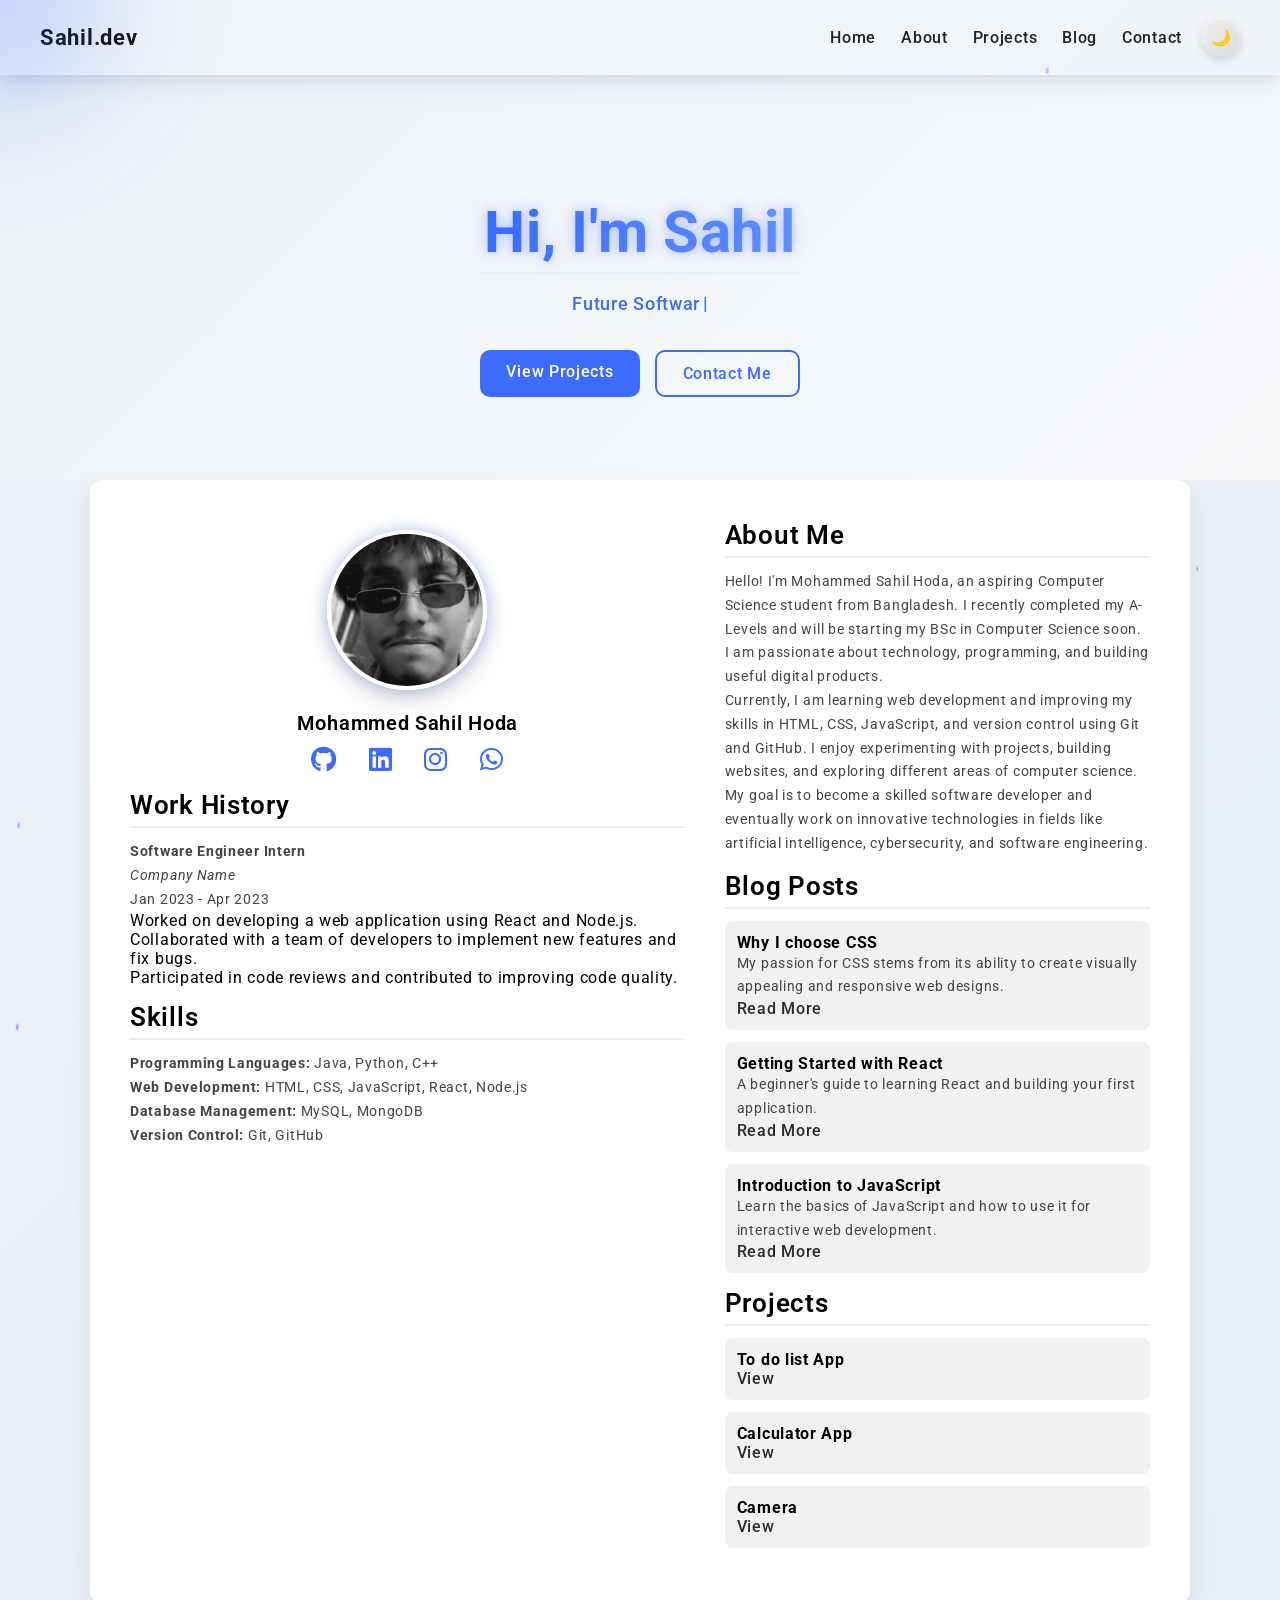
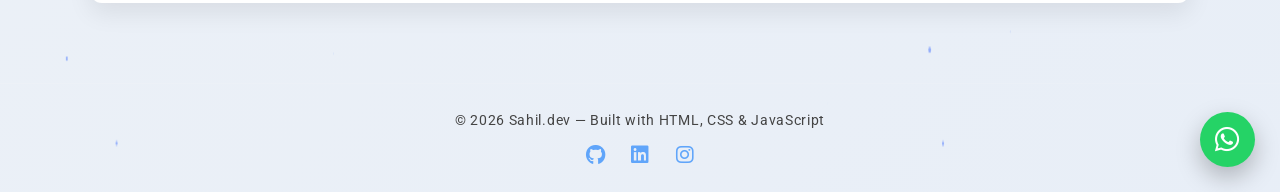
<file: index.html>
<!DOCTYPE html>
<html lang="en">
<head>
    <meta charset="UTF-8">
    <meta name="viewport" content="width=device-width, initial-scale=1.0">
    <title>Sahildev</title>
    <link rel="stylesheet" href="style.css">
    <link rel="preconnect" href="https://fonts.googleapis.com">
    <link rel="preconnect" href="https://fonts.gstatic.com" crossorigin>
    
    <link href="https://fonts.googleapis.com/css2?family=Open+Sans:ital,wght@0,300..800;1,300..800&family=Roboto:ital,wght@0,100..900;1,100..900&display=swap" rel="stylesheet">
    <link rel="icon" href="favicon.ico">
</head>
<body>
            <link rel="stylesheet" href="https://cdnjs.cloudflare.com/ajax/libs/font-awesome/6.5.0/css/all.min.css">
            <canvas id="particles"></canvas>
            <div id="scroll-progress"></div>
            <div class="cursor-glow"></div>
            <div id="intro-loader">
                <h1 class="intro-text">Sahil.dev</h1>
            </div>



            <nav class="navbar">

            <div class="logo">Sahil.dev</div>

            <div class="nav-right">

            <ul class="nav-links" id="nav-links">
            <li><a href="index.html">Home</a></li>
            <li><a href="about.html">About</a></li>
            <li><a href="projects.html">Projects</a></li>
            <li><a href="blog.html">Blog</a></li>
            <li><a href="contact.html">Contact</a></li>
            </ul>

            <div id="menu-toggle" class="menu-toggle">
            <span></span>
            <span></span>
            <span></span>
            </div>

            <button id="theme-toggle">🌙</button>

            </div>

        </nav>

    <section class="hero">
        <div class="hero-text">
            <h1>Hi, I'm Sahil</h1>
            <p><span id="typing"></span></p>
            <div class="hero-buttons">
                <a href="projects.html" class="btn">View Projects</a>
                <a href="contact.html" class="btn-outline">Contact Me</a>
            </div>
        </div>
    </section>



   <div class="page-wrapper">
        <div class="side1">
            <div class="wrapper">
                        <div class="profile-box">

                            <img class="profile-pic" src="Images/profile.jpeg" alt="">

                            <h3 class="profile-name">Mohammed Sahil Hoda</h3>
                            <div class="social-links">

                                    <a href="https://github.com/Sahil2007BD" target="_blank" class="icon">
                                    <i class="fa-brands fa-github"></i>
                                    <span class="tooltip">View my GitHub</span>
                                    </a>

                                    <a href="https://www.linkedin.com/in/mohammad-sahil-6b8b7b240/" target="_blank" class="icon">
                                    <i class="fa-brands fa-linkedin"></i>
                                    <span class="tooltip">Connect on LinkedIn</span>
                                    </a>

                                    <a href="https://www.instagram.com/sahil.zze/" target="_blank" class="icon">
                                    <i class="fa-brands fa-instagram"></i>
                                    <span class="tooltip">Follow me on Instagram</span>
                                    </a>
                                    <a href="https://wa.me/88001764233984" target="_blank" class="icon">
                                    <i class="fa-brands fa-whatsapp"></i>
                                    <span class="tooltip">Chat on WhatsApp</span>
                                    </a>

                                </div>

                        </div>
            </div>
            <div class="wrapper">
                <h1>Work History</h1>
                <ul class="work-cont">
                    <li>
                        <p>
                            <b>Software Engineer Intern</b><br>
                            <i>Company Name</i><br>
                            Jan 2023 - Apr 2023<br>
                            <ul>
                                <li>Worked on developing a web application using React and Node.js.</li>
                                <li>Collaborated with a team of developers to implement new features and fix bugs.</li>
                                <li>Participated in code reviews and contributed to improving code quality.</li>
                            </ul>
                        </p>
                    </li>
                </ul>
            </div>
            <div class="wrapper">
                <h1>Skills</h1>
                <ul class="skills-cont">
                    <li>
                        <p>
                            <b>Programming Languages:</b> Java, Python, C++<br>
                            <b>Web Development:</b> HTML, CSS, JavaScript, React, Node.js<br>
                            <b>Database Management:</b> MySQL, MongoDB<br>
                            <b>Version Control:</b> Git, GitHub<br>
                        </p>
                    </li>
                </ul>
            </div>
        </div>


        <div class="side2">
            <div class="wrapper">
                <h1>About Me</h1>
                      <p>
                        Hello! I'm Mohammed Sahil Hoda, an aspiring Computer Science student from Bangladesh. 
                        I recently completed my A-Levels and will be starting my BSc in Computer Science soon. 
                        I am passionate about technology, programming, and building useful digital products.
                        </p>

                        <p>
                        Currently, I am learning web development and improving my skills in HTML, CSS, JavaScript, 
                        and version control using Git and GitHub. I enjoy experimenting with projects, building 
                        websites, and exploring different areas of computer science.
                        </p>

                        <p>
                        My goal is to become a skilled software developer and eventually work on innovative 
                        technologies in fields like artificial intelligence, cybersecurity, and software engineering.
                    </p>  
            </div>
            <div class="wrapper">
                <h1>Blog Posts</h1>
                <ul class="blogs-cont">
                    <li class="card-1">
                        <h2>Why I choose CSS</h2>
                        <p>My passion for CSS stems from its ability to create visually appealing and responsive web designs.</p>
                        <a href="#why-i-choose-css">Read More</a>
                    </li>
                    <li class="card-1">
                        <h2>Getting Started with React</h2>
                        <p>A beginner's guide to learning React and building your first application.</p>
                        <a href="#getting-started-with-react">Read More</a>
                    </li>
                    <li class="card-1">
                        <h2>Introduction to JavaScript</h2>
                        <p>Learn the basics of JavaScript and how to use it for interactive web development.</p>
                        <a href="#introduction-to-javascript">Read More</a>
                    </li>
                </ul>
            </div>
            <div class="wrapper">
                <h1>Projects</h1>
                    <ul class="project-cont">
                        <li class="card-2">
                            <h2>To do list App</h2>
                            <a href="">View</a> 
                        </li>
                        <li class="card-2">
                            <h2>Calculator App</h2>
                            <a href="">View</a> 
                        </li>
                        <li class="card-2">
                            <h2>Camera</h2>
                            <a href="">View</a> 
                        </li>                                                
                    </ul>
            </div>
        </div>
    </div>













    <footer class="footer">

        <p>© 2026 Sahil.dev — Built with HTML, CSS & JavaScript</p>

        <div class="footer-socials">

        <a href="https://github.com/Sahil2007BD" target="_blank">
        <i class="fa-brands fa-github"></i>
        </a>

        <a href="https://www.linkedin.com/in/mohammad-sahil-6b8b7b240/" target="_blank">
        <i class="fa-brands fa-linkedin"></i>
        </a>

        <a href="https://www.instagram.com/sahil.zze/" target="_blank">
        <i class="fa-brands fa-instagram"></i>
        </a>

        </div>

    </footer>

    
                <a href="https://wa.me/88001764233984" class="whatsapp-float" target="_blank">
                <i class="fa-brands fa-whatsapp"></i>
                </a>

<script src="main.js"></script>
</body>

</html>
</file>
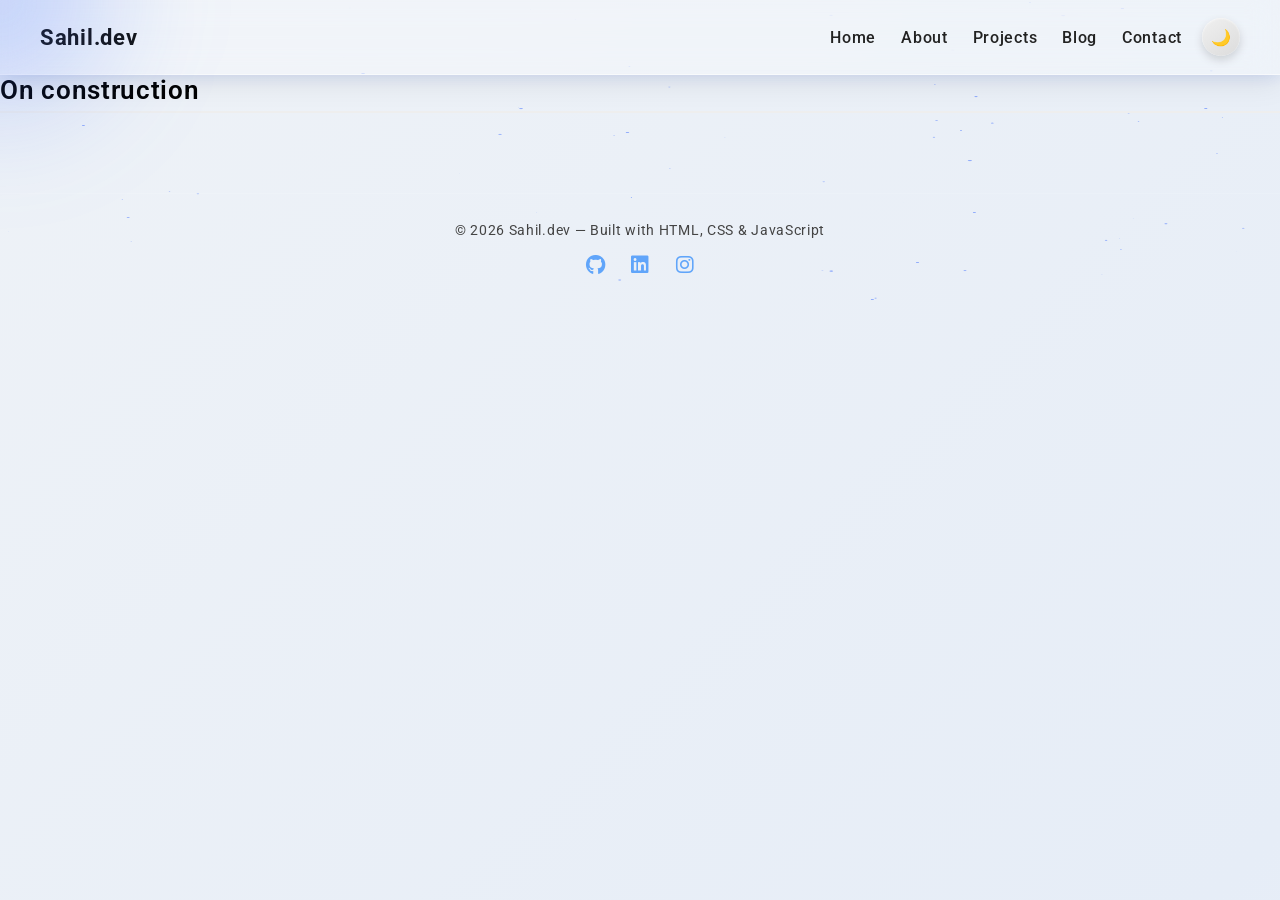
<file: about.html>
<!DOCTYPE html>
<html lang="en">
<head>
    <meta charset="UTF-8">
    <meta name="viewport" content="width=device-width, initial-scale=1.0">
    <link rel="stylesheet" href="style.css">
    <link rel="preconnect" href="https://fonts.googleapis.com">
    <link rel="preconnect" href="https://fonts.gstatic.com" crossorigin>
    <link href="https://fonts.googleapis.com/css2?family=Open+Sans:ital,wght@0,300..800;1,300..800&family=Roboto:ital,wght@0,100..900;1,100..900&display=swap" rel="stylesheet">

    <title>About</title>
</head>
<body>
                        <link rel="stylesheet" href="https://cdnjs.cloudflare.com/ajax/libs/font-awesome/6.5.0/css/all.min.css">
            <div class="cursor-glow"></div>
            <canvas id="particles"></canvas>
            <div id="scroll-progress"></div>
            <nav class="navbar">

            <div class="logo">Sahil.dev</div>

            <div class="nav-right">

            <ul class="nav-links" id="nav-links">
            <li><a href="index.html">Home</a></li>
            <li><a href="about.html">About</a></li>
            <li><a href="projects.html">Projects</a></li>
            <li><a href="blog.html">Blog</a></li>
            <li><a href="contact.html">Contact</a></li>
            </ul>

            <div id="menu-toggle" class="menu-toggle">
            <span></span>
            <span></span>
            <span></span>
            </div>

            <button id="theme-toggle">🌙</button>

            </div>

        </nav>

     <h1>On construction</h1>




     
    <footer class="footer">

        <p>© 2026 Sahil.dev — Built with HTML, CSS & JavaScript</p>

        <div class="footer-socials">

        <a href="https://github.com/Sahil2007BD" target="_blank">
        <i class="fa-brands fa-github"></i>
        </a>

        <a href="https://www.linkedin.com/in/mohammad-sahil-6b8b7b240/" target="_blank">
        <i class="fa-brands fa-linkedin"></i>
        </a>

        <a href="https://www.instagram.com/sahil.zze/" target="_blank">
        <i class="fa-brands fa-instagram"></i>
        </a>

        </div>

    </footer>

    <script src="main.js"></script>
</body>
</html>
</file>
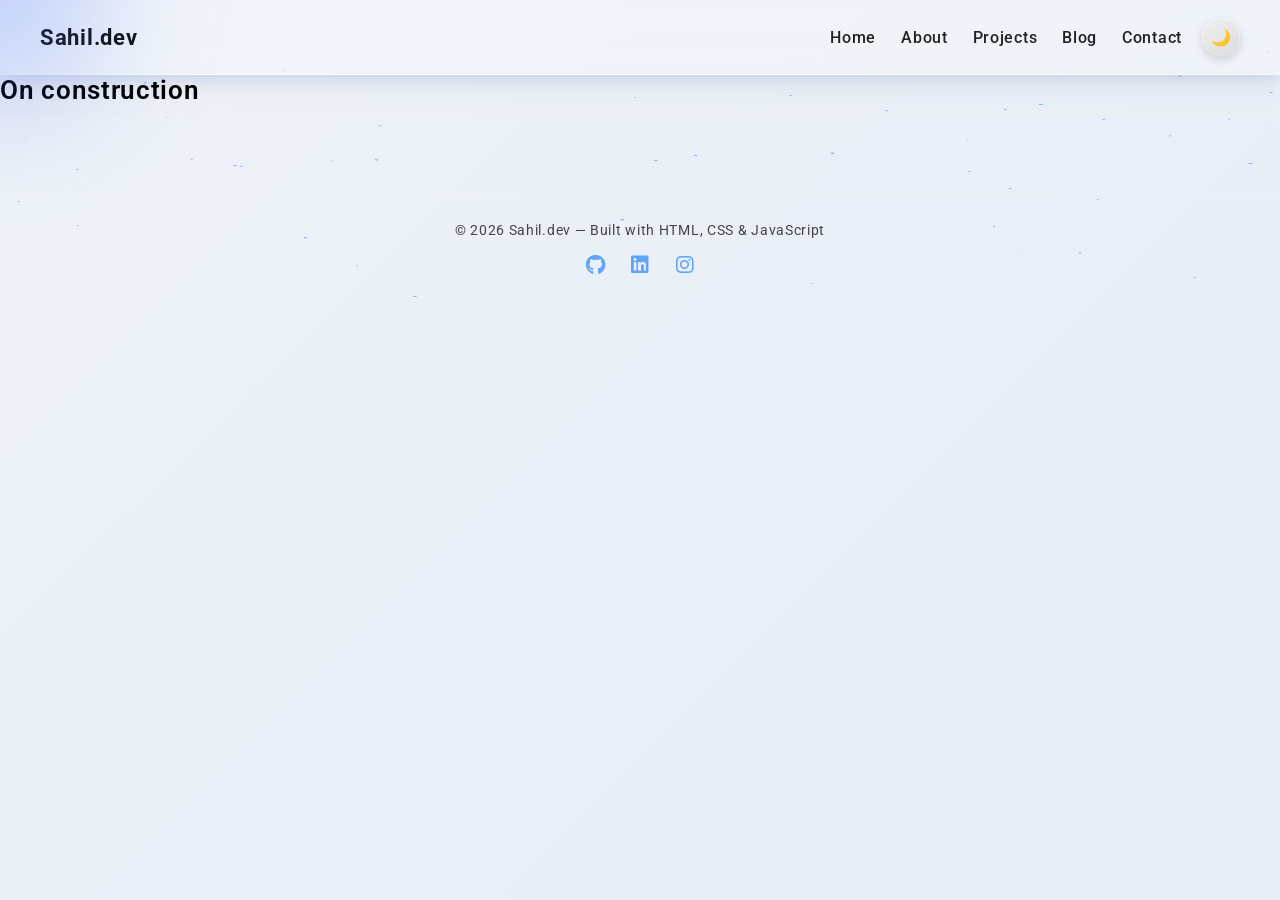
<file: blog.html>
<!DOCTYPE html>
<html lang="en">
<head>
    <meta charset="UTF-8">
    <meta name="viewport" content="width=device-width, initial-scale=1.0">
    <link rel="stylesheet" href="style.css">
    <link rel="preconnect" href="https://fonts.googleapis.com">
    <link rel="preconnect" href="https://fonts.gstatic.com" crossorigin>
    <link href="https://fonts.googleapis.com/css2?family=Open+Sans:ital,wght@0,300..800;1,300..800&family=Roboto:ital,wght@0,100..900;1,100..900&display=swap" rel="stylesheet">

    <title>Blog</title>
</head>
<body>
            <link rel="stylesheet" href="https://cdnjs.cloudflare.com/ajax/libs/font-awesome/6.5.0/css/all.min.css">
            <div class="cursor-glow"></div>
            <canvas id="particles"></canvas>
            <div id="scroll-progress"></div>
            <nav class="navbar">

            <div class="logo">Sahil.dev</div>

            <div class="nav-right">

            <ul class="nav-links" id="nav-links">
            <li><a href="index.html">Home</a></li>
            <li><a href="about.html">About</a></li>
            <li><a href="projects.html">Projects</a></li>
            <li><a href="blog.html">Blog</a></li>
            <li><a href="contact.html">Contact</a></li>
            </ul>

            <div id="menu-toggle" class="menu-toggle">
            <span></span>
            <span></span>
            <span></span>
            </div>

            <button id="theme-toggle">🌙</button>

            </div>

        </nav>

     <h1>On construction</h1>




         <footer class="footer">

        <p>© 2026 Sahil.dev — Built with HTML, CSS & JavaScript</p>

        <div class="footer-socials">

        <a href="https://github.com/Sahil2007BD" target="_blank">
        <i class="fa-brands fa-github"></i>
        </a>

        <a href="https://www.linkedin.com/in/mohammad-sahil-6b8b7b240/" target="_blank">
        <i class="fa-brands fa-linkedin"></i>
        </a>

        <a href="https://www.instagram.com/sahil.zze/" target="_blank">
        <i class="fa-brands fa-instagram"></i>
        </a>

        </div>

    </footer>

    <script src="main.js"></script>
</body>
</html>
</file>
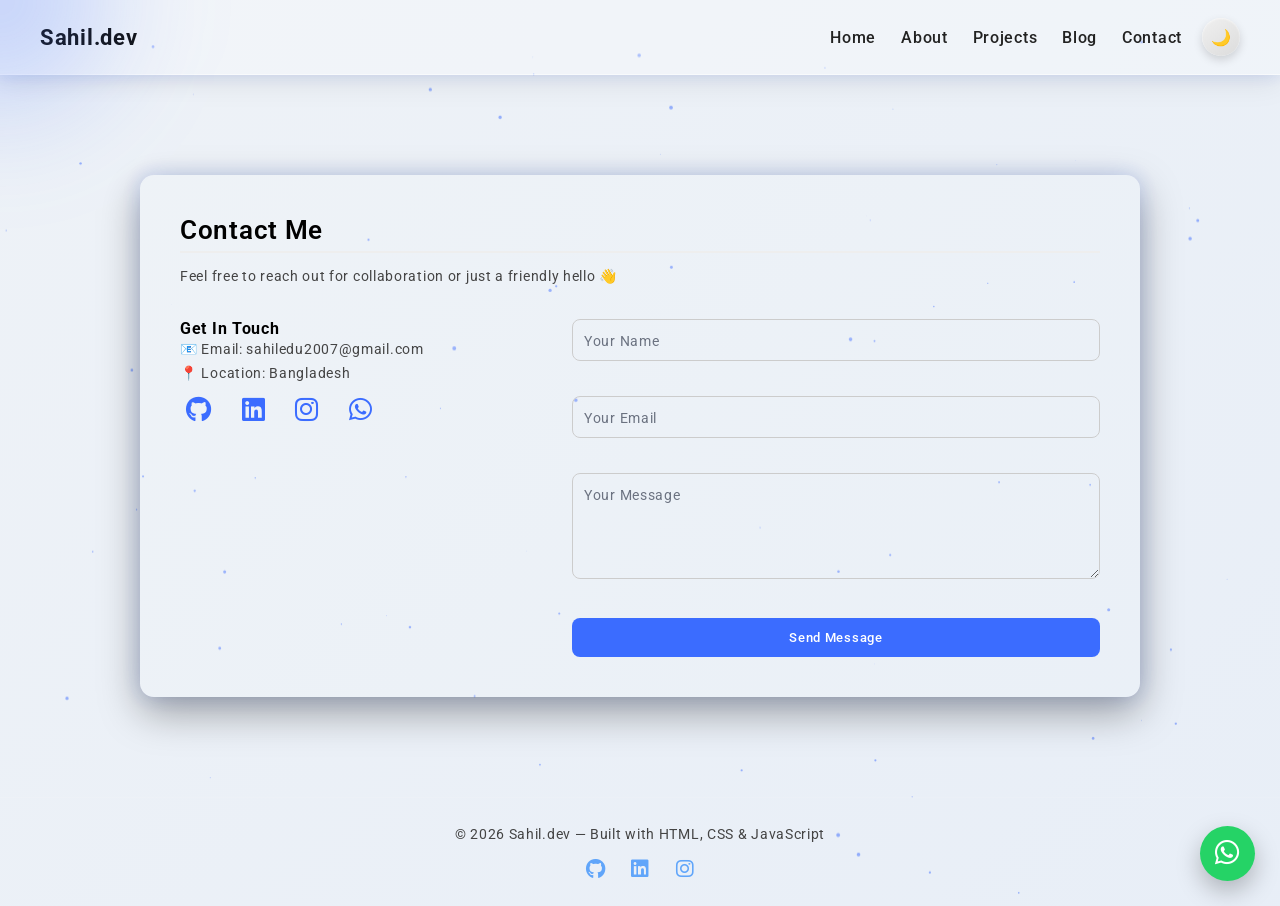
<file: contact.html>
<!DOCTYPE html>
<html lang="en">
<head>
    <meta charset="UTF-8">
    <meta name="viewport" content="width=device-width, initial-scale=1.0">
    <link rel="stylesheet" href="style.css">
    <link rel="preconnect" href="https://fonts.googleapis.com">
    <link rel="preconnect" href="https://fonts.gstatic.com" crossorigin>
    <link href="https://fonts.googleapis.com/css2?family=Open+Sans:ital,wght@0,300..800;1,300..800&family=Roboto:ital,wght@0,100..900;1,100..900&display=swap" rel="stylesheet">

    <title>Contact</title>
    <link rel="stylesheet" href="https://cdnjs.cloudflare.com/ajax/libs/font-awesome/6.5.0/css/all.min.css">
</head>
<body>
            <div class="cursor-glow"></div>
            <canvas id="particles"></canvas>
            <div id="scroll-progress"></div>
            <nav class="navbar">

            <div class="logo">Sahil.dev</div>

            <div class="nav-right">

            <ul class="nav-links" id="nav-links">
            <li><a href="index.html">Home</a></li>
            <li><a href="about.html">About</a></li>
            <li><a href="projects.html">Projects</a></li>
            <li><a href="blog.html">Blog</a></li>
            <li><a href="contact.html">Contact</a></li>
            </ul>

            <div id="menu-toggle" class="menu-toggle">
            <span></span>
            <span></span>
            <span></span>
            </div>

            <button id="theme-toggle">🌙</button>

            </div>

        </nav>


    <section class="contact-section contact-card">

            <h1>Contact Me</h1>
            <p>Feel free to reach out for collaboration or just a friendly hello 👋</p>

            <div class="contact-container">

            <div class="contact-info">
            <h2>Get In Touch</h2>

            <p>📧 Email: sahiledu2007@gmail.com</p>
            <p>📍 Location: Bangladesh</p>

            <div class="social-links">

                <a href="https://github.com/Sahil2007BD" target="_blank" class="icon">
                <i class="fa-brands fa-github"></i>
                <span class="tooltip">View my GitHub</span>
                </a>

                <a href="https://www.linkedin.com/in/mohammad-sahil-6b8b7b240/" target="_blank" class="icon">
                <i class="fa-brands fa-linkedin"></i>
                <span class="tooltip">Connect on LinkedIn</span>
                </a>

                <a href="https://www.instagram.com/sahil.zze/" target="_blank" class="icon">
                <i class="fa-brands fa-instagram"></i>
                <span class="tooltip">Follow me on Instagram</span>
                </a>
                <a href="https://wa.me/88001764233984" target="_blank" class="icon">
                <i class="fa-brands fa-whatsapp"></i>
                <span class="tooltip">Chat on WhatsApp</span>
                </a>

            </div>

            </div>

            <form class="contact-form" action="https://formspree.io/f/mzdjjgow" method="POST">

            <div class="input-group">
                <input type="text" name="name" placeholder=" " required>
                <label>Your Name</label>
            </div>

            <div class="input-group">
                <input type="email" name="email" placeholder=" " required>
                <label>Your Email</label>
            </div>

            <div class="input-group">
                <textarea name="message" rows="5" placeholder=" " required></textarea>
                <label>Your Message</label>
            </div>

            <button type="submit" id="sendBtn">Send Message</button>

            <p id="form-message" class="hidden">✅ Message sent successfully!</p>

            </form>

            </div>

    </section>











                <footer class="footer">

                                <p>© 2026 Sahil.dev — Built with HTML, CSS & JavaScript</p>

                                <div class="footer-socials">

                                <a href="https://github.com/Sahil2007BD" target="_blank">
                                <i class="fa-brands fa-github"></i>
                                </a>

                                <a href="https://www.linkedin.com/in/mohammad-sahil-6b8b7b240/" target="_blank">
                                <i class="fa-brands fa-linkedin"></i>
                                </a>

                                <a href="https://www.instagram.com/sahil.zze/" target="_blank">
                                <i class="fa-brands fa-instagram"></i>
                                </a>

                                </div>

                </footer>



    
                <a href="https://wa.me/88001764233984" class="whatsapp-float" target="_blank">
                <i class="fa-brands fa-whatsapp"></i>
                </a>
    <script src="main.js"></script>
</body>
</html>
</file>
<file: style.css>
html{
scroll-behavior:smooth;
}

*{
    padding:0;
    margin:0;
    box-sizing:border-box;
    font-family:'Roboto',sans-serif;
    letter-spacing:.7px;
}

body{
    margin:0;
    background:linear-gradient(120deg,#dfe6ee,#f5f7fa,#e6edf7);
    transition:background 0.4s,color 0.4s;
    background:linear-gradient(-45deg,#dfe6ee,#f5f7fa,#e6edf7,#eef2f7);
    background-size:400% 400%;
    animation:gradientMove 15s ease infinite;
}
@keyframes gradientMove{
0%{background-position:0% 50%;}
50%{background-position:100% 50%;}
100%{background-position:0% 50%;}
}
html, body{
    margin:0;
    padding:0;
}

/* NAVBAR */

.navbar{
    position:sticky;
    top:0;
    z-index:1000;

    display:flex;
    justify-content:space-between;
    align-items:center;

    padding:18px 40px;

    background:rgba(255,255,255,0.25);
    backdrop-filter:blur(15px);
    -webkit-backdrop-filter:blur(15px);

    border-bottom:1px solid rgba(255,255,255,0.5);
    box-shadow:0 8px 25px rgba(0,0,0,0.08);

        box-shadow:
    0 8px 30px rgba(0,0,0,0.08),
    0 0 15px rgba(59,108,255,0.15);
}

.nav-right{
    display:flex;
    align-items:center;
    gap:20px;
}

.logo{
    font-size:22px;
    font-weight:700;
    color:#111;
}

.nav-links{
    display:flex;
    gap:25px;
    list-style:none;
}

.nav-links a{
    position:relative;
    font-weight:500;
    text-decoration:none;
    color:#222;
    transition:0.25s;
}

.nav-links a::after{
    content:"";
    position:absolute;
    width:0;
    height:2px;
    left:0;
    bottom:-5px;
    background:#3b6cff;
    transition:0.3s;
}

.nav-links a:hover::after{
    width:100%;
}
    .nav-links a,
    .nav-links a:hover{
    text-decoration:none;
    }

/* HERO */

.hero{
    animation:fadeIn 1s ease forwards;
    min-height:45vh;

    display:flex;
    align-items:center;
    justify-content:center;
    text-align:center;

    padding:120px 20px 80px 20px;

    width:100%;
    
    background:linear-gradient(135deg,#eef2f7,#f8fafc);
    position:relative;
    overflow:hidden;
}

@keyframes fadeIn{
    from{
    opacity:0;
    transform:translateY(20px);
    }
    to{
    opacity:1;
    transform:translateY(0);
    }
}

.hero h1{
    font-size:58px;
    font-weight:700;

    background:linear-gradient(90deg,#3b6cff,#6f9cff);
    -webkit-background-clip:text;
    color:transparent;
    text-shadow:
0 0 10px rgba(59,108,255,0.3),
0 0 20px rgba(59,108,255,0.2);
}

.hero p{
    font-size:20px;
    color:#666;
    margin-bottom:30px;
}

.hero-buttons{
    display:flex;
    gap:15px;
    justify-content:center;
}
    .hero a,
    .hero a:hover{
    text-decoration:none;
    }
/* BUTTONS */

.btn{
    padding:12px 26px;
    background:#3b6cff;
    color:white;
    border-radius:10px;
    font-weight:500;
    text-decoration:none;
    transition:all .25s ease;
}

.btn:hover{
    transform:translateY(-3px);
    box-shadow:
    0 0 10px #3b6cff,
    0 0 25px #3b6cff,
    0 0 40px rgba(59,108,255,0.6);
}

.btn-outline{
    padding:12px 26px;
    border:2px solid #3b6cff;
    color:#3b6cff;
    border-radius:10px;
    font-weight:500;
    text-decoration:none;
    transition:all .25s ease;
}

.btn-outline:hover{
    background:#3b6cff;
    color:white;
    transform:translateY(-3px);
    box-shadow:
    0 0 10px #3b6cff,
    0 0 25px #3b6cff,
    0 0 40px rgba(59,108,255,0.6);
}

/* PAGE LAYOUT */

.page-wrapper{
    display:flex;
    max-width:1100px;
    width:95%;
    margin:auto;
    padding:40px;
    gap:40px;

    background:white;
    border-radius:12px;
    box-shadow:0 10px 25px rgba(0,0,0,0.08);
    align-items:flex-start;
    margin-bottom:25px;
}

.side1{
    width:60%;
    }

    .side2{
    width:46%;
}

.wrapper{
    margin-bottom:15px;
}

/* TEXT */

h1{
        font-size:26px;
        margin-bottom:12px;
        border-bottom:2px solid #eee;
        padding-bottom:6px;
        font-weight:600;
}


h2{
    font-size:16px;
}

.side1 h2{
    font-size:18px;
    margin-top:8px;
}

p{
    line-height:1.7;
    font-size:14px;
    color:#444;
}

li{
    list-style:none;
}

/* PROFILE */

.profile-box{
    text-align:center;
    margin-top:10px;
}

.profile-pic{
    width:160px;
    height:160px;
    object-fit:cover;
    border-radius:50%;
    margin-bottom:12px;
    border:4px solid white;

box-shadow:
    0 10px 25px rgba(0,0,0,0.15),
    0 0 15px rgba(59,108,255,0.35);
    animation:float 4s ease-in-out infinite;
}

@keyframes float{
0%{transform:translateY(0);}
50%{transform:translateY(-8px);}
100%{transform:translateY(0);}
}

.profile-name{
    font-size:20px;
    font-weight:600;
    margin-top:5px;
}

.profile-role{
    font-size:14px;
    color:#666;
    margin-bottom:8px;
}

.social-links a{
    margin:0 6px;
    color:#3b6cff;
    font-size:13px;
}

/* LINKS */

a{
    color:#2c2a2b;
    text-decoration:none;
    font-weight:500;
}

a:hover{
    text-decoration:underline;
}

/* CARDS */

.card-1,
.card-2{
    background:#f1f1f1;
    padding:12px;
    border-radius:8px;
    margin-bottom:12px;
    transition:transform .25s ease, box-shadow .25s ease;
    transform-style:preserve-3d;
}

.card-1:hover,
.card-2:hover{
    transform:translateY(-6px) scale(1.02);
    box-shadow:
    0 20px 40px rgba(0,0,0,0.12),
    0 0 20px rgba(59,108,255,0.25);
}

.card-2:hover{
box-shadow:
    0 5px 15px rgba(0,0,0,0.1),
    0 0 15px rgba(59,108,255,0.35);
}

/* TYPING TEXT */

#typing{
    color:#3b6cff;
    font-weight:500;
    font-size:18px;
}

#typing::after{
    content:"|";
    margin-left:3px;
    animation:blink 1s infinite;
}

@keyframes blink{
    0%{opacity:1;}
    50%{opacity:0;}
    100%{opacity:1;}
}

/* MOBILE */

@media only screen and (max-width:900px){

.page-wrapper{
    flex-direction:column;
    padding:20px;
    width:95%;
}

.side1,
.side2{
    width:100%;
}

.navbar{
    padding:15px 20px;
}

.hero h1{
    font-size:38px;
}

.hero p{
    font-size:16px;
}

}

/* Menu Bar for mobile */

/* MOBILE NAVBAR */
.menu-toggle{
    display:none;
    flex-direction:column;
    gap:5px;
    cursor:pointer;
}

.menu-toggle span{
    width:26px;
    height:3px;
    background:#111;
    border-radius:3px;
    transition:0.35s;
}

/* animation when menu open */

.menu-toggle.active span:nth-child(1){
    transform:rotate(45deg) translate(5px,5px);
}

.menu-toggle.active span:nth-child(2){
    opacity:0;
}

.menu-toggle.active span:nth-child(3){
    transform:rotate(-45deg) translate(6px,-6px);
}

@media (max-width:900px){

.menu-toggle{
    display:flex;
    flex-direction:column;
    gap:5px;
    cursor:pointer;
}

.nav-links{
    position:absolute;
    top: 69px;
    left:0;
    width:100%;
    background:white;

    flex-direction:column;
    align-items:center;

max-height:0;
    overflow:hidden;
    transition:max-height 0.35s ease;
}

.nav-links.active{
    max-height:400px;
    padding:20px 0;
}

.nav-links{
    flex-direction:column;
    gap:18px;
}

.nav-links li{
    margin:8px 0;
}

}

/* DARK MODE */
/* THEME TOGGLE BUTTON */

#theme-toggle{
    display:flex;
    align-items:center;
    justify-content:center;

    width:38px;
    height:38px;

    border-radius:50%;
    border:none;

    background:linear-gradient(145deg,#f0f0f0,#dcdcdc);
    box-shadow:
    0 4px 10px rgba(0,0,0,0.15),
    inset 0 1px 2px rgba(255,255,255,0.5);

font-size:16px;
    cursor:pointer;
    transition:all 0.3s ease;
}

#theme-toggle:hover{
    transform:scale(1.1);
    box-shadow:
    0 6px 18px rgba(0,0,0,0.25),
    0 0 10px rgba(59,108,255,0.3);
}

body.dark #theme-toggle{
    background:linear-gradient(145deg,#1e293b,#0f172a);
    color:#e2e8f0;
    box-shadow:
    0 4px 15px rgba(0,0,0,0.5),
    0 0 10px rgba(96,165,250,0.4);
}

body.dark{
    background:#0f172a;
    color:#e2e8f0;
}

body.dark .navbar{
    background:rgba(15,23,42,0.7);
    border-bottom:1px solid rgba(255,255,255,0.1);
}

body.dark .hero{
    background:linear-gradient(135deg,#0f172a,#1e293b);
}

body.dark .page-wrapper{
    background:#1e293b;
    box-shadow:0 10px 25px rgba(0,0,0,0.4);
}

body.dark p{
    color:#cbd5f5;
}

body.dark h1{
    color:#e2e8f0;
    border-bottom:2px solid #334155;
}

body.dark .card-1,
body.dark .card-2{
    background:#0f172a;
}

body.dark a{
    color:#60a5fa;
}

body.dark .logo{
    color:#e2e8f0;
}

/* SCROLL REVEAL ANIMATION */

.fade-in{
    opacity:0;
    transform:translateY(40px);
    transition:all 0.8s ease;
}

.fade-in.show{
    opacity:1;
    transform:translateY(0);
}

/* PAGE TRANSITION */

/* PAGE TRANSITIONS */

body{
    opacity:1;
    transform:translateY(0);
    transition:opacity 0.35s ease, transform 0.35s ease;
}

body.fade-out{
    opacity:0;
    transform:translateY(30px);
}

/* page enters smoothly */
body.fade-in{
    opacity:0;
    transform:translateY(-30px);
    animation:pageIn 0.35s forwards;
}

@keyframes pageIn{
    to{
        opacity:1;
        transform:translateY(0);
    }
}

/* INTRO LOADER */

#intro-loader{
    position:fixed;
    top:0;
    left:0;
    width:100%;
    height:100vh;

    display:flex;
    align-items:center;
    justify-content:center;

    background:#0f172a;
    z-index:9999;

    transition:opacity 0.6s ease, visibility 0.6s ease;
}

.intro-text{
    font-size:42px;
    font-weight:700;
    color:white;
    letter-spacing:2px;

animation:introReveal 1.5s ease forwards;
}

@keyframes introReveal{
    0%{
        opacity:0;
        transform:translateY(40px);
    }
    100%{
        opacity:1;
        transform:translateY(0);
}
}

#intro-loader.hide{
    opacity:0;
    visibility:hidden;
}

/* MOUSE GLOW EFFECT */

.cursor-glow{
    position:fixed;
    width:320px;
    height:320px;
    background:radial-gradient(circle, rgba(59,108,255,0.35) 0%, rgba(59,108,255,0) 70%);
    pointer-events:none;
    border-radius:50%;
    transform:translate(-50%,-50%);
    z-index:9999;
    filter:blur(50px);
}


/* PARTICLE BACKGROUND */
#particles{
position:fixed;
top:0;
left:0;
width:100%;
height:100%;
z-index: 0;
}






/* Contact Form */
.social-links{
display:flex;
gap:18px;
margin-top:10px;
}

.social-links a{
font-size:26px;
color:#3b6cff;
transition:all 0.3s ease;
}

.social-links a:hover{
color:white;
transform:translateY(-3px) scale(1.15);

text-shadow:
0 0 10px #3b6cff,
0 0 20px #3b6cff;
}

.social-links{
display:flex;
gap:18px;
margin-top:10px;
}

.icon{
position:relative;
font-size:26px;
color:#3b6cff;
transition:0.3s;
}

.icon:hover{
transform:translateY(-4px) scale(1.1);
color:white;

text-shadow:
0 0 10px #3b6cff,
0 0 20px #3b6cff;
}

.tooltip{
position:absolute;
bottom:35px;
left:50%;
transform:translateX(-50%);
background:#111827;
color:white;
padding:5px 10px;
border-radius:6px;
font-size:12px;

opacity:0;
pointer-events:none;
transition:0.25s;
white-space:nowrap;
}

.icon:hover .tooltip{
opacity:1;
bottom:45px;
}

.input-group{
position:relative;
margin-bottom:20px;
}


.input-group input,
.input-group textarea{
width:100%;
padding:14px 12px;
border:1px solid rgba(255,255,255,0.2);
border-radius:8px;
background:transparent;
color:inherit;
font-size:14px;
}

.input-group label{
position:absolute;
left:12px;
top:14px;
color:#6b7280;
font-size:14px;
pointer-events:none;
transition:0.25s ease;
}
body.dark .input-group label{
background:#1e293b;
color:#9ca3af;
}

/* move label up when typing */

.input-group input:focus + label,
.input-group input:not(:placeholder-shown) + label,
.input-group textarea:focus + label,
.input-group textarea:not(:placeholder-shown) + label{
top:-8px;
left:10px;
font-size:12px;
color:#3b82f6;
background:white;
padding:0 6px;
border-radius:4px;
}

body.dark .input-group input:focus + label,
body.dark .input-group input:not(:placeholder-shown) + label,
body.dark .input-group textarea:focus + label,
body.dark .input-group textarea:not(:placeholder-shown) + label{
background:#1e293b;
}

.success-message{
display:none;
margin-top:10px;
color:#22c55e;
font-weight:500;
}

.hidden{
display:none;
}



.contact-section{
max-width:1000px;
margin:100px auto;
padding:40px;

background:rgba(255,255,255,0.08);
backdrop-filter:blur(15px);

border-radius:14px;

box-shadow:
0 15px 40px rgba(0,0,0,0.35),
0 0 20px rgba(59,108,255,0.2);
}

.contact-container{
display:flex;
gap:40px;
margin-top:30px;
justify-content:space-between;
}

.contact-info{
width:40%;
text-align:left;
}

.contact-form{
width:60%;
display:flex;
flex-direction:column;
gap:15px;
}

.contact-form input,
.contact-form textarea{
padding:12px;
border-radius:8px;
border:1px solid #ccc;
font-size:14px;
}

.contact-form button{
padding:12px;
border:none;
background:#3b6cff;
color:white;
border-radius:8px;
cursor:pointer;
font-weight:500;
transition:0.25s ease;
}

.contact-form button:hover{
transform:translateY(-2px);
box-shadow:0 10px 25px rgba(59,130,246,0.5); 
}


.contact-social a{
margin-right:12px;
color:#3b6cff;
font-weight:500;
}

.contact-form input:focus,
.contact-form textarea:focus{
outline:none;
border:1px solid #3b82f6;

box-shadow:
0 0 8px rgba(59,130,246,0.5),
0 0 18px rgba(59,130,246,0.2);
}

.contact-card{
transition:transform 0.2s ease;
transform-style:preserve-3d;
}

.side1 .social-links {
    display:flex;
    justify-content:center;
    gap:20px;
    margin-top:10px;
}







.whatsapp-float{
position:fixed;
bottom:25px;
right:25px;
width:55px;
height:55px;

background:#25D366;
color:white;

display:flex;
align-items:center;
justify-content:center;

font-size:28px;
border-radius:50%;

box-shadow:0 10px 25px rgba(0,0,0,0.25);
z-index:1000;

transition:all 0.3s ease;
}

.whatsapp-float:hover{
text-decoration: none;
transform:scale(1.1);
box-shadow:
0 0 10px #25D366,
0 0 25px #25D366;
}






/* footer */
.footer{
text-align:center;
margin-top:80px;
padding:25px;

border-top:1px solid rgba(255,255,255,0.1);
color:#9ca3af;
font-size:14px;
}

.footer-socials{
margin-top:10px;
}

.footer-socials a{
margin:0 10px;
font-size:20px;
color:#60a5fa;
transition:0.3s;
}

.footer-socials a:hover{
color:white;
transform:scale(1.2);

text-shadow:
0 0 10px #3b82f6,
0 0 20px #3b82f6;
}


/* Project Cards */

#projects{
padding:120px 10%;
text-align:center;
position:relative;
z-index:1;
}

#projects h2{
font-size:28px;
margin-bottom:10px;
}

.projects-container{
display:grid;
grid-template-columns:repeat(auto-fit, minmax(300px, 1fr));
gap:35px;
margin-top:60px;
max-width:1200px;
margin-left:auto;
margin-right:auto;
}

.project-card{
background:rgba(25,25,25,0.9);
border-radius:14px;
overflow:hidden;
transition:all 0.35s ease;

box-shadow:
0 10px 25px rgba(0,0,0,0.25);

display:flex;
flex-direction:column;
justify-content:space-between;
}

.project-card:hover{
transform:translateY(-12px) scale(1.02);

box-shadow:
0 25px 45px rgba(0,0,0,0.45),
0 0 20px rgba(59,108,255,0.3);
}

/* thumbnail */

.project-img{
width:100%;
height:190px;
object-fit:cover;
border-bottom:1px solid rgba(255,255,255,0.08);
}

/* content */

.project-card h3{
margin-top:18px;
font-size:20px;
color:white;
padding:0 20px;
}

.project-desc{
padding:10px 20px 5px 20px;
font-size:14px;
color:#cfcfcf;
line-height:1.6;
}

/* buttons */

.project-links{
display:flex;
justify-content:center;
gap:14px;
padding:20px;
}

.project-links a{
background:#3b6cff;
color:white;
padding:9px 18px;
border-radius:8px;
font-size:14px;
transition:all 0.25s ease;
text-decoration: none;
}

.project-links a:hover{
background:#5a85ff;
color: #0f172a;

transform:translateY(-2px);

box-shadow:
0 0 10px rgba(59,108,255,0.6),
0 0 20px rgba(59,108,255,0.4);
}
.project-image-wrapper{
position:relative;
overflow:hidden;
}

.project-img{
width:100%;
height:200px;
object-fit:cover;
display:block;
}

/* overlay */

.project-overlay{
position:absolute;
top:0;
left:0;
width:100%;
height:100%;

background:rgba(0,0,0,0.65);

display:flex;
align-items:center;
justify-content:center;
gap:15px;

opacity:0;
transition:0.35s;
}

/* show overlay on hover */

.project-image-wrapper:hover .project-overlay{
opacity:1;
}

/* buttons */

.project-overlay a{
background:#3b6cff;
color:white;
padding:10px 18px;
border-radius:8px;
font-size:14px;
text-decoration:none;
transition:0.25s;
}

.project-overlay a:hover{
background:#5a85ff;

box-shadow:
0 0 10px rgba(59,108,255,0.6),
0 0 20px rgba(59,108,255,0.4);
}
</file>
